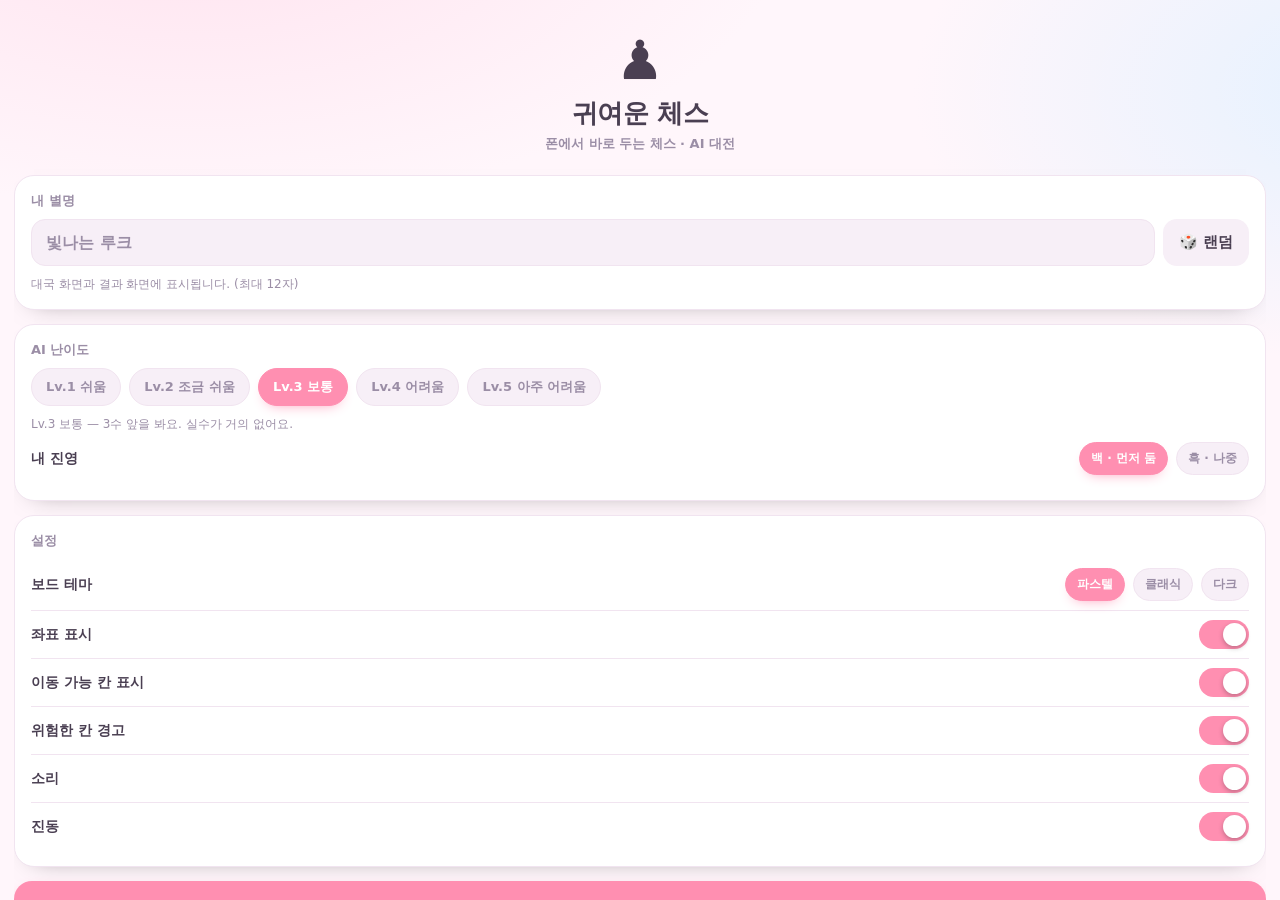
<file: index.html>
<!DOCTYPE html>
<html lang="ko" data-theme="pastel">
<head>
<meta charset="utf-8">
<meta name="viewport" content="width=device-width, initial-scale=1, maximum-scale=1, user-scalable=no, viewport-fit=cover">
<meta name="theme-color" content="#fff6fb">
<meta name="apple-mobile-web-app-capable" content="yes">
<meta name="mobile-web-app-capable" content="yes">
<meta name="apple-mobile-web-app-title" content="귀여운 체스">
<title>귀여운 체스</title>
<link rel="manifest" href="manifest.webmanifest">
<link rel="icon" href="icons/icon-192.png" sizes="192x192" type="image/png">
<link rel="apple-touch-icon" href="icons/apple-touch-icon.png">
<link rel="stylesheet" href="style.css">
</head>
<body>

<div id="app">

  <!-- ============ 홈 화면 ============ -->
  <section class="screen active" id="screen-home">
    <div class="scroll">
      <header class="home-head">
        <div class="logo">♟</div>
        <h1>귀여운 체스</h1>
        <p class="sub">폰에서 바로 두는 체스 · AI 대전</p>
      </header>

      <!-- 오프라인 상태 표시 (4주차) -->
      <p class="net-note" id="net-note" hidden>📴 오프라인 모드 · 저장된 캐시로 실행 중이에요</p>

      <!-- 이어하기 (4주차) : 저장된 대국이 있을 때만 보인다 -->
      <div class="card resume-card" id="resume-card" hidden>
        <div class="resume-head">
          <span class="field-label">이어하기</span>
          <span class="resume-info" id="resume-info">AI Lv.3 · 12수 · 03:24</span>
        </div>
        <div class="resume-btns">
          <button class="btn btn-primary" id="btn-resume" type="button">▶ 이어하기</button>
          <button class="btn btn-ghost" id="btn-discard" type="button">삭제</button>
        </div>
        <p class="hint">앱을 닫아도 대국이 저장됩니다.</p>
      </div>

      <div class="card">
        <label class="field-label" for="nickname">내 별명</label>
        <div class="field-row">
          <input id="nickname" class="text-input" type="text" maxlength="12"
                 placeholder="별명을 입력하세요" autocomplete="off" enterkeyhint="done">
          <button class="btn btn-ghost" id="btn-random-name" type="button">🎲 랜덤</button>
        </div>
        <p class="hint">대국 화면과 결과 화면에 표시됩니다. (최대 12자)</p>
      </div>

      <div class="card">
        <span class="field-label">AI 난이도</span>
        <div class="chips" id="level-chips"></div>
        <p class="hint" id="level-hint">난이도를 고르면 바로 적용됩니다.</p>

        <div class="setting">
          <span class="setting-name">내 진영</span>
          <div class="chips chips-sm" id="side-chips">
            <button class="chip" type="button" data-side="w">백 · 먼저 둠</button>
            <button class="chip" type="button" data-side="b">흑 · 나중</button>
          </div>
        </div>
      </div>

      <div class="card">
        <span class="field-label">설정</span>

        <div class="setting">
          <span class="setting-name">보드 테마</span>
          <div class="chips chips-sm" id="theme-chips">
            <button class="chip" type="button" data-theme-value="pastel">파스텔</button>
            <button class="chip" type="button" data-theme-value="classic">클래식</button>
            <button class="chip" type="button" data-theme-value="dark">다크</button>
          </div>
        </div>

        <div class="setting">
          <span class="setting-name">좌표 표시</span>
          <button class="switch on" type="button" role="switch" aria-checked="true" id="tg-coords" aria-label="좌표 표시"></button>
        </div>

        <div class="setting">
          <span class="setting-name">이동 가능 칸 표시</span>
          <button class="switch on" type="button" role="switch" aria-checked="true" id="tg-legal" aria-label="이동 가능 칸 표시"></button>
        </div>

        <div class="setting">
          <span class="setting-name">위험한 칸 경고</span>
          <button class="switch on" type="button" role="switch" aria-checked="true" id="tg-danger" aria-label="위험한 칸 경고"></button>
        </div>

        <div class="setting">
          <span class="setting-name">소리</span>
          <button class="switch on" type="button" role="switch" aria-checked="true" id="tg-sound" aria-label="소리"></button>
        </div>

        <div class="setting">
          <span class="setting-name">진동</span>
          <button class="switch on" type="button" role="switch" aria-checked="true" id="tg-vibrate" aria-label="진동"></button>
        </div>
      </div>

      <button class="btn btn-primary btn-lg" id="btn-start" type="button">게임 시작</button>
      <button class="btn btn-ghost btn-lg install-btn" id="btn-install" type="button" hidden>📲 홈 화면에 추가</button>
      <p class="roadmap">
        <b>6주차 구현 완료</b> — 천천히 이동(0.6초) · 도착 확인 도장 · 커지며 웃는/우는 기물 표정<br>
        이전: 대국 저장/이어하기 · 효과음 · PWA(오프라인 · 홈 화면 추가)<br>
        다음: 실기기 테스트 · 기보 보관함(PGN) · AI 코멘트
      </p>
    </div>
  </section>

  <!-- ============ 대국 화면 ============ -->
  <section class="screen" id="screen-game">
    <header class="game-head">
      <button class="icon-btn" id="btn-back" type="button" aria-label="나가기">←</button>
      <div class="game-title" id="game-title">AI 대전</div>
      <div class="clock" id="clock">00:00</div>
      <button class="icon-btn" id="btn-reset" type="button" aria-label="새 게임">↺</button>
    </header>

    <div class="board-area">
      <div class="board" id="board" role="grid" aria-label="체스 보드"></div>
    </div>

    <div class="game-foot">
      <div class="player-plate" id="plate-opp">
        <span class="avatar">🤖</span>
        <span class="pname" id="opp-name">AI Lv.3</span>
        <span class="taken" id="taken-opp" aria-label="AI가 잡아간 내 기물"></span>
        <span class="badge" id="opp-badge">Lv.3 보통</span>
      </div>

      <div class="player-plate me" id="plate-me">
        <span class="avatar">🐣</span>
        <span class="pname" id="me-name">나</span>
        <span class="taken" id="taken-me" aria-label="내가 잡은 AI 기물"></span>
        <span class="badge" id="turn-badge">내 차례</span>
      </div>

      <p class="status" id="status">백 차례</p>

      <div class="actionbar">
        <button class="btn btn-ghost" id="btn-undo" type="button">↩ 되돌리기</button>
        <button class="btn btn-ghost" id="btn-hint" type="button">💡 힌트</button>
        <button class="btn btn-ghost" id="btn-flip" type="button">⇅ 뒤집기</button>
      </div>

      <div class="movelist" id="movelist"></div>
    </div>
  </section>

</div>

<div class="drag-layer" id="drag-layer"></div>

<!-- ============ 프로모션 선택 ============ -->
<div class="modal" id="promo-modal" role="dialog" aria-modal="true" aria-labelledby="promo-title">
  <div class="modal-box">
    <h3 class="modal-title" id="promo-title">어떤 기물로 바꿀까요?</h3>
    <p class="modal-sub">폰이 끝줄에 도착했어요</p>
    <div class="promo-row" id="promo-row"></div>
    <button class="btn btn-ghost modal-cancel" id="btn-promo-cancel" type="button">취소</button>
  </div>
</div>

<!-- ============ 결과 ============ -->
<div class="modal" id="result-modal" role="dialog" aria-modal="true" aria-labelledby="result-title">
  <div class="modal-box">
    <div class="result-emoji" id="result-emoji">🎉</div>
    <h3 class="modal-title" id="result-title">승리!</h3>
    <p class="modal-sub" id="result-reason">체크메이트</p>
    <div class="result-stats">
      <div class="stat"><span class="stat-k">이동 수</span><span class="stat-v" id="result-moves">0수</span></div>
      <div class="stat"><span class="stat-k">소요 시간</span><span class="stat-v" id="result-time">00:00</span></div>
    </div>
    <div class="modal-btns">
      <button class="btn btn-primary" id="btn-again" type="button">다시 두기</button>
      <button class="btn btn-ghost" id="btn-home" type="button">홈으로</button>
    </div>
  </div>
</div>

<script src="engine/rules.js"></script>
<script src="engine/search.js"></script>
<script src="pieces.js"></script>
<script src="app.js"></script>
</body>
</html>
</file>
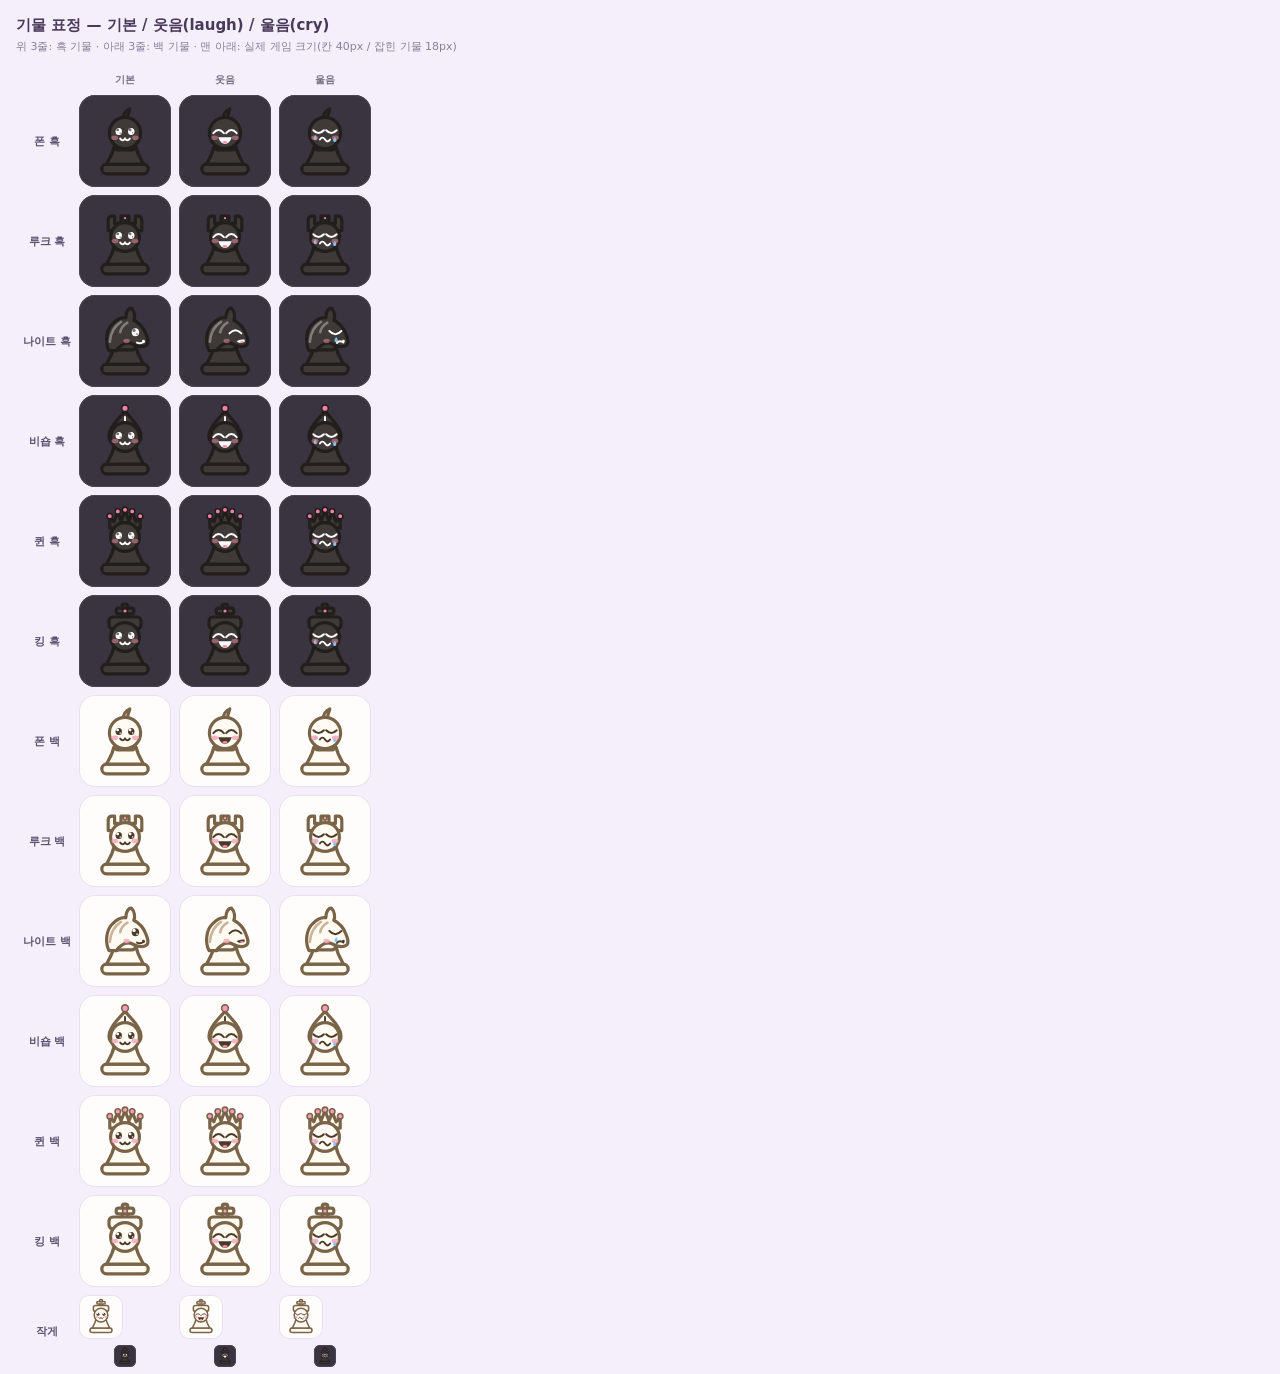
<file: dev/faces.html>
<!DOCTYPE html>
<html lang="ko" data-theme="pastel">
<head>
<meta charset="utf-8">
<title>기물 표정 시트</title>
<link rel="stylesheet" href="../style.css">
<style>
  body { background: #f4effa; margin: 0; padding: 16px; font-family: system-ui, sans-serif; }
  h1 { font-size: 15px; margin: 0 0 4px; color: #4a3a5a; }
  p.sub { font-size: 11px; color: #8b7f9a; margin: 0 0 12px; }
  table { border-collapse: separate; border-spacing: 6px; }
  th { font-size: 10px; color: #7a6e88; font-weight: 700; }
  .cell { width: 92px; height: 92px; border-radius: 16px; display: grid; place-items: center; }
  .cell.light { background: #fffdfb; box-shadow: inset 0 0 0 1px #eadfef; }
  .cell.dark { background: #3a3340; box-shadow: inset 0 0 0 1px #4d4453; }
  .cell svg { width: 80px; height: 80px; }
  .small { width: 44px; height: 44px; border-radius: 10px; }
  .small svg { width: 38px; height: 38px; }
  .tiny { width: 22px; height: 22px; border-radius: 6px; }
  .tiny svg { width: 18px; height: 18px; }
  .row-label { font-size: 11px; font-weight: 800; color: #5c5170; white-space: nowrap; }
</style>
</head>
<body>
<h1>기물 표정 — 기본 / 웃음(laugh) / 울음(cry)</h1>
<p class="sub">위 3줄: 흑 기물 · 아래 3줄: 백 기물 · 맨 아래: 실제 게임 크기(칸 40px / 잡힌 기물 18px)</p>
<div id="grid"></div>

<script src="../pieces.js"></script>
<script>
  const { pieceHTML } = window.CutePieces;
  const PIECES = [['p', '폰'], ['r', '루크'], ['n', '나이트'], ['b', '비숍'], ['q', '퀸'], ['k', '킹']];
  const MOODS = [[undefined, '기본'], ['laugh', '웃음'], ['cry', '울음']];

  let html = '<table><tr><th></th>' + MOODS.map(m => `<th>${m[1]}</th>`).join('') + '</tr>';
  for (const color of ['b', 'w']) {
    for (const [t, label] of PIECES) {
      html += `<tr><th class="row-label">${label} ${color === 'w' ? '백' : '흑'}</th>`;
      for (const [mood, mlabel] of MOODS) {
        const cls = color === 'w' ? 'light' : 'dark';
        html += `<td><div class="cell ${cls}" data-mood="${mlabel}">${pieceHTML(t, color, mood)}</div></td>`;
      }
      html += '</tr>';
    }
  }
  // 실제 크기
  html += '<tr><th class="row-label">작게</th>';
  for (const [mood] of MOODS) {
    html += `<td><div class="cell light small">${pieceHTML('k', 'w', mood)}</div>`
         +  `<div class="cell dark tiny" style="margin:6px auto 0">${pieceHTML('k', 'b', mood)}</div></td>`;
  }
  html += '</tr></table>';
  document.getElementById('grid').innerHTML = html;
</script>
</body>
</html>
</file>
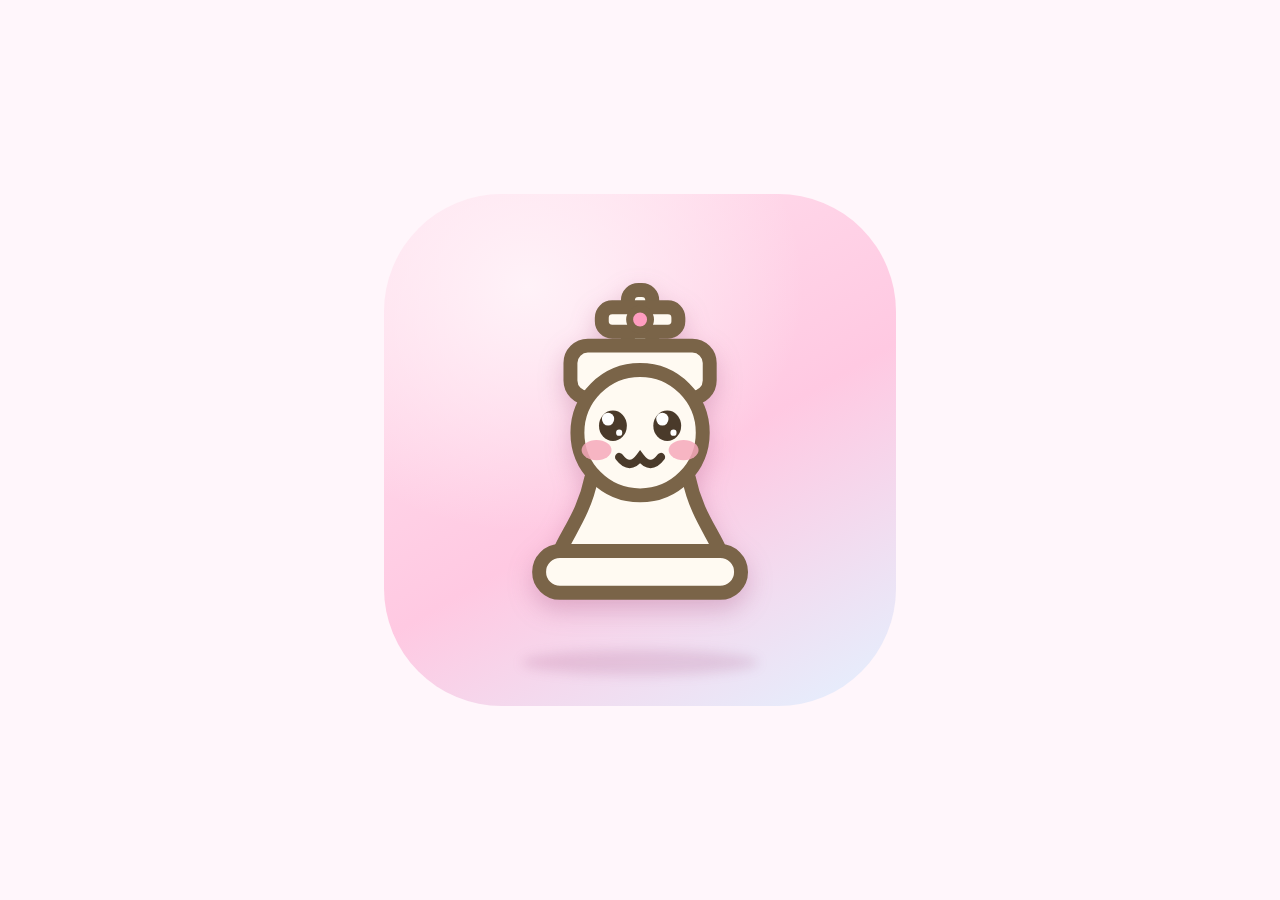
<file: dev/icon.html>
<!DOCTYPE html>
<html lang="ko">
<head>
<meta charset="utf-8">
<title>아이콘 소스</title>
<style>
  html, body { margin: 0; height: 100%; }
  body { display: grid; place-items: center; background: #fff6fb; overflow: hidden; }

  /* 앱 아이콘 배경 : 파스텔 그라데이션 + 은은한 하이라이트 */
  #icon {
    position: relative;
    display: grid;
    place-items: center;
    background:
      radial-gradient(90% 80% at 28% 18%, #fff2f8 0%, transparent 60%),
      linear-gradient(150deg, #ffe3ef 0%, #ffc9e2 55%, #e3f1ff 100%);
    border-radius: 23%;
    overflow: hidden;
  }
  /* maskable 아이콘 : 안드로이드가 동그랗게 잘라내므로 꽉 채우고 안쪽에 그린다 */
  #icon.mask { border-radius: 0; }
  #icon::after {                       /* 바닥 그림자 */
    content: "";
    position: absolute;
    bottom: 6%;
    width: 46%;
    height: 5%;
    border-radius: 50%;
    background: rgba(150, 60, 110, .16);
    filter: blur(6px);
  }
  #icon .piece { width: 68%; height: 68%; filter: drop-shadow(0 10px 12px rgba(150, 60, 110, .28)); }
  #icon.mask .piece { width: 50%; height: 50%; }

  /* 기물 색 (style.css 와 동일 규칙 — 이 페이지는 독립 실행된다) */
  .piece.w { --body: #fffaf2; --line: #7a6448; --eye: #4a3a2a; --shine: #ffffff; --blush: #f6a8bb; --mane: #c9b498; --gem: #ff9dc0; }
  .piece .f { fill: var(--body); stroke: var(--line); stroke-width: 4; stroke-linejoin: round; stroke-linecap: round; }
  .piece .d { fill: var(--eye); }
  .piece .s { fill: var(--shine); }
  .piece .bl { fill: var(--blush); opacity: .85; }
  .piece .st { fill: none; stroke: var(--eye); stroke-width: 2.4; stroke-linecap: round; }
  .piece .mn { fill: none; stroke: var(--mane); stroke-width: 3.2; stroke-linecap: round; }
  .piece .gm { fill: var(--gem); stroke: var(--line); stroke-width: 2; }
</style>
</head>
<body>
  <div id="icon"></div>
  <script src="../pieces.js"></script>
  <script>
    // ?size=512&mask=1&p=k  → 크기 / maskable 여부 / 기물 종류
    const q = new URLSearchParams(location.search);
    const size = Number(q.get('size') || 512);
    const el = document.getElementById('icon');
    el.style.width = size + 'px';
    el.style.height = size + 'px';
    if (q.get('mask') === '1') el.classList.add('mask');
    el.innerHTML = window.CutePieces.pieceHTML(q.get('p') || 'k', 'w');
  </script>
</body>
</html>
</file>
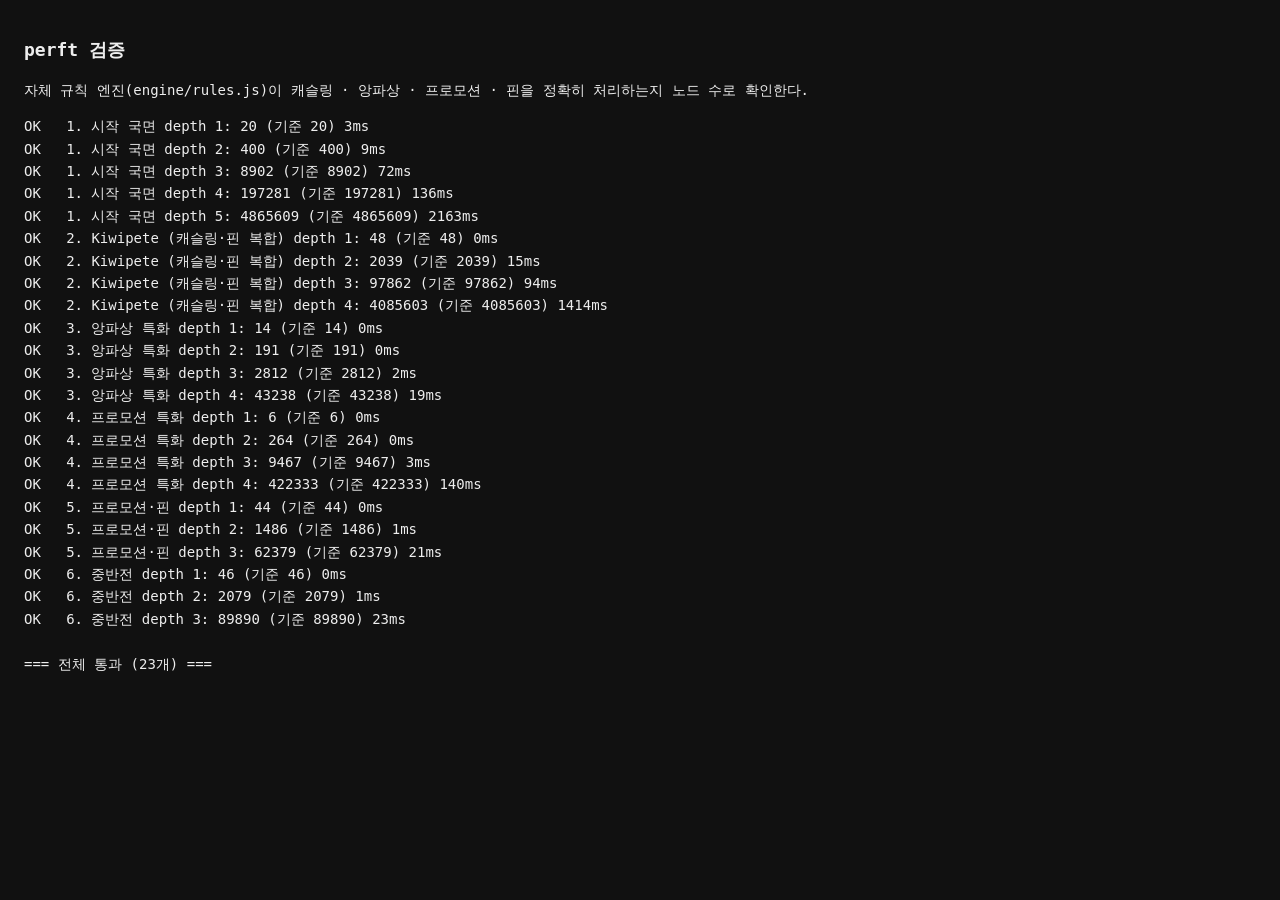
<file: dev/perft.html>
<!DOCTYPE html>
<html lang="ko">
<head>
<meta charset="utf-8">
<title>perft 검증 (개발용)</title>
<style>
  body { font: 14px/1.6 Consolas, monospace; padding: 16px; background:#111; color:#eee; }
  .ok { color:#4ade80 } .fail { color:#f87171; font-weight:700 }
  h1 { font-size:18px }
</style>
</head>
<body>
<h1>perft 검증</h1>
<p>자체 규칙 엔진(engine/rules.js)이 캐슬링 · 앙파상 · 프로모션 · 핀을 정확히 처리하는지 노드 수로 확인한다.</p>
<pre id="out">계산 중…</pre>
<script src="../engine/rules.js"></script>
<script>
  // 표준 perft 검증 국면 (정답은 공개된 기준값)
  const CASES = [
    { name: '1. 시작 국면', fen: null, want: [20, 400, 8902, 197281, 4865609] },
    { name: '2. Kiwipete (캐슬링·핀 복합)', fen: 'r3k2r/p1ppqpb1/bn2pnp1/3PN3/1p2P3/2N2Q1p/PPPBBPPP/R3K2R w KQkq - 0 1', want: [48, 2039, 97862, 4085603] },
    { name: '3. 앙파상 특화', fen: '8/2p5/3p4/KP5r/1R3p1k/8/4P1P1/8 w - - 0 1', want: [14, 191, 2812, 43238] },
    { name: '4. 프로모션 특화', fen: 'r3k2r/Pppp1ppp/1b3nbN/nP6/BBP1P3/q4N2/Pp1P2PP/R2Q1RK1 w kq - 0 1', want: [6, 264, 9467, 422333] },
    { name: '5. 프로모션·핀', fen: 'rnbq1k1r/pp1Pbppp/2p5/8/2B5/8/PPP1NnPP/RNBQK2R w KQ - 1 8', want: [44, 1486, 62379] },
    { name: '6. 중반전', fen: 'r4rk1/1pp1qppp/p1np1n2/2b1p1B1/2B1P1b1/P1NP1N2/1PP1QPPP/R4RK1 w - - 0 10', want: [46, 2079, 89890] },
  ];

  const out = document.getElementById('out');
  const lines = [];
  let fails = 0, done = 0;

  // (국면, 깊이) 작업 목록을 만든다
  const jobs = [];
  CASES.forEach((c, ci) => c.want.forEach((w, di) => jobs.push({ c, ci, depth: di + 1, want: w })));

  window.__perft = { done: false, fails: 0, total: jobs.length, completed: 0 };

  function render() {
    out.textContent = lines.join('\n');
  }

  // 한 번에 하나씩 실행해서 화면이 갱신되도록 한다
  function step(i) {
    if (i >= jobs.length) {
      lines.push('');
      lines.push(fails === 0 ? '=== 전체 통과 (' + jobs.length + '개) ===' : '=== 실패 ' + fails + '개 / ' + jobs.length + '개 ===');
      render();
      window.__perft.done = true;
      window.__perft.fails = fails;
      return;
    }
    const j = jobs[i];
    const game = new Rules();
    if (j.c.fen) game.load(j.c.fen);
    const t0 = performance.now();
    const got = game.perft(j.depth);
    const ms = Math.round(performance.now() - t0);
    const ok = got === j.want;
    if (!ok) fails++;
    lines.push((ok ? 'OK   ' : 'FAIL ') + j.c.name + ' depth ' + j.depth + ': ' + got + ' (기준 ' + j.want + ') ' + ms + 'ms');
    window.__perft.completed = i + 1;
    render();
    setTimeout(() => step(i + 1), 0);
  }

  step(0);
</script>
</body>
</html>
</file>
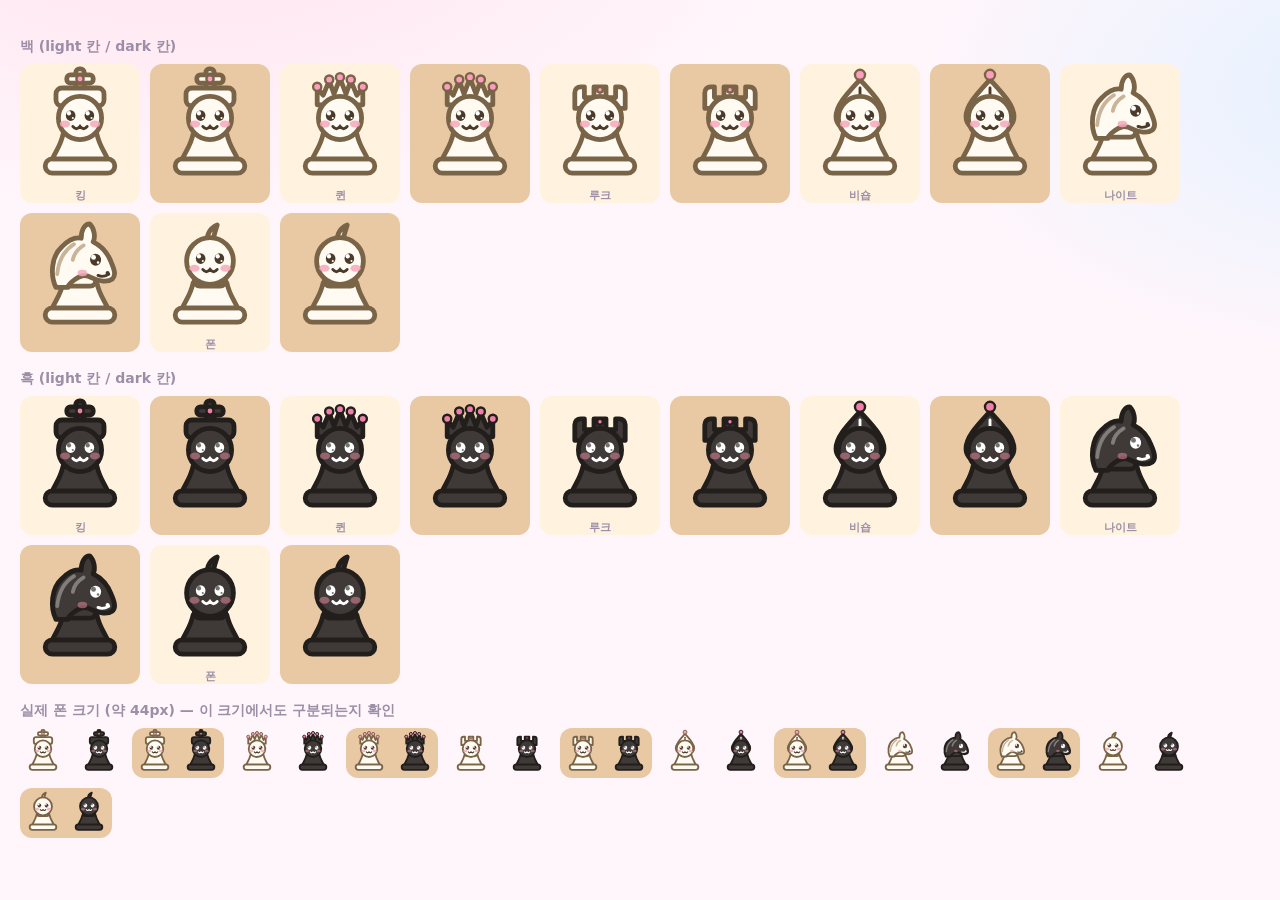
<file: dev/piece-sheet.html>
<!DOCTYPE html>
<html lang="ko" data-theme="pastel">
<head>
<meta charset="utf-8">
<meta name="viewport" content="width=device-width, initial-scale=1">
<title>기물 확인 시트 (개발용)</title>
<link rel="stylesheet" href="../style.css">
<style>
  body { padding: 20px; }
  h2 { font-size: 14px; color: var(--muted); margin: 18px 0 8px; }
  .row { display: flex; gap: 10px; flex-wrap: wrap; }
  .cell { text-align: center; }
  .cell svg { width: 120px; height: 120px; }
  .cell .lb { font-size: 11px; font-weight: 700; color: var(--muted); }
  .on-light { background: var(--sq-light); border-radius: 12px; }
  .on-dark { background: var(--sq-dark); border-radius: 12px; }
  .mini svg { width: 46px; height: 46px; }   /* 실제 폰 크기(약 44px) 확인용 */
</style>
</head>
<body>
<h2>백 (light 칸 / dark 칸)</h2>
<div class="row" id="w"></div>
<h2>흑 (light 칸 / dark 칸)</h2>
<div class="row" id="b"></div>
<h2>실제 폰 크기 (약 44px) — 이 크기에서도 구분되는지 확인</h2>
<div class="row mini" id="mini"></div>

<script src="../pieces.js"></script>
<script>
  const { pieceHTML } = window.CutePieces;
  const ORDER = ['k','q','r','b','n','p'];
  const NAME = { p:'폰', n:'나이트', b:'비숍', r:'루크', q:'퀸', k:'킹' };

  document.getElementById('w').innerHTML = ORDER.map(t =>
    `<div class="cell on-light">${pieceHTML(t,'w')}<div class="lb">${NAME[t]}</div></div>` +
    `<div class="cell on-dark">${pieceHTML(t,'w')}</div>`).join('');
  document.getElementById('b').innerHTML = ORDER.map(t =>
    `<div class="cell on-light">${pieceHTML(t,'b')}<div class="lb">${NAME[t]}</div></div>` +
    `<div class="cell on-dark">${pieceHTML(t,'b')}</div>`).join('');
  document.getElementById('mini').innerHTML = ORDER.map(t =>
    pieceHTML(t,'w') + pieceHTML(t,'b') +
    `<div class="cell on-dark">${pieceHTML(t,'w')}${pieceHTML(t,'b')}</div>`).join('');

  /* ------------------------------------------------------------
     검수용 : 지금 화면의 기물을 스타일까지 굳혀서 SVG 한 장으로 내보낸다.
     → PyQt5(QtSvg) 는 CSS 변수를 못 읽으므로 계산된 스타일을 속성으로 박아넣는다.
     사용: window.__dumpSheet()  (버튼 클릭과 동일)
     ------------------------------------------------------------ */
  const LIGHT = '#fff3e0', DARK = '#e9c9a4';

  function flat(el) {
    const clone = el.cloneNode(true);
    const s = el.querySelectorAll('*'), d = clone.querySelectorAll('*');
    for (let i = 0; i < s.length; i++) {
      const cs = getComputedStyle(s[i]), t = d[i];
      t.removeAttribute('class');
      t.setAttribute('fill', cs.fill);
      if (cs.stroke && cs.stroke !== 'none') {
        t.setAttribute('stroke', cs.stroke);
        t.setAttribute('stroke-width', cs.strokeWidth);
        t.setAttribute('stroke-linecap', 'round');
        t.setAttribute('stroke-linejoin', 'round');
      } else { t.setAttribute('stroke', 'none'); }
      const op = parseFloat(cs.opacity);
      if (op < 1) t.setAttribute('opacity', String(op));
    }
    clone.removeAttribute('class');
    clone.removeAttribute('style');
    return clone.innerHTML;
  }

  window.__dumpSheet = function () {
    const sets = [
      { bg: LIGHT, data: ['#w .cell.on-light svg'], flip: false },
      { bg: DARK,  data: ['#w .cell.on-dark svg'],  flip: false },
      { bg: LIGHT, data: ['#b .cell.on-light svg'], flip: false },
      { bg: DARK,  data: ['#b .cell.on-dark svg'],  flip: false },
    ].map(s => ({ bg: s.bg, data: [...document.querySelectorAll(s.data[0])].map(flat) }));

    const cellW = 132, pad = 14, W = 900;
    const H = sets.length * cellW + 90;
    let out = `<svg xmlns="http://www.w3.org/2000/svg" width="${W}" height="${H}" viewBox="0 0 ${W} ${H}">`;
    out += `<rect width="100%" height="100%" fill="#ffffff"/>`;
    sets.forEach((set, ri) => {
      const y = pad + ri * cellW;
      set.data.forEach((inner, ci) => {
        const x = pad + ci * cellW;
        out += `<rect x="${x}" y="${y}" width="${cellW - 4}" height="${cellW - 4}" rx="10" fill="${set.bg}"/>`;
        out += `<svg x="${x}" y="${y}" width="${cellW - 4}" height="${cellW - 4}" viewBox="0 0 100 100">${inner}</svg>`;
      });
    });
    // 실제 폰 크기(약 48px) 확인 줄
    const sy = pad + sets.length * cellW + 16;
    ['w', 'b'].forEach((col, ci) => {
      const src = sets[ci === 0 ? 0 : 2].data;
      for (let k = 0; k < 6; k++) {
        const x = pad + (ci * 6 + k) * 52;
        out += `<rect x="${x}" y="${sy}" width="48" height="48" rx="6" fill="${((ci * 6 + k) % 2) ? DARK : LIGHT}"/>`;
        out += `<svg x="${x}" y="${sy}" width="48" height="48" viewBox="0 0 100 100">${src[k]}</svg>`;
      }
    });
    out += '</svg>';

    const a = document.createElement('a');
    a.href = URL.createObjectURL(new Blob([out], { type: 'image/svg+xml' }));
    a.download = 'piece-sheet.svg';
    document.body.appendChild(a);
    a.click();
    return out.length;
  };
</script>
</body>
</html>
</file>
<file: style.css>
/* ============================================================
   귀여운 체스 - 스타일
   모바일 우선 / 세로 화면 기준 / 빌드 도구 없음
   ============================================================ */

/* ---------- 테마 변수 ---------- */
html[data-theme="pastel"] {
  --bg: #fff6fb;
  --glow1: #ffe3ef;
  --glow2: #e3f1ff;
  --card: #ffffff;
  --text: #4a3f52;
  --muted: #9b8ea6;
  --line: #f1e4f0;
  --primary: #ff8fb1;
  --primary-ink: #ffffff;
  --chip: #f7eff7;
  --sq-light: #fff3e0;
  --sq-dark: #e9c9a4;
  --ink-on-light: rgba(90, 60, 30, .55);
  --ink-on-dark: rgba(255, 255, 255, .75);
  --mark: rgba(255, 205, 90, .45);
  --sel: #ff7fa8;
  --warn: #ff6b8a;
  --hintc: #5cb8ff;
}

html[data-theme="classic"] {
  --bg: #f7f2ea;
  --glow1: #f2e3cd;
  --glow2: #e6efe2;
  --card: #fffdf9;
  --text: #4b4237;
  --muted: #9a8f80;
  --line: #ece1d2;
  --primary: #b07a3c;
  --primary-ink: #ffffff;
  --chip: #f4ecdf;
  --sq-light: #f0d9b5;
  --sq-dark: #b58863;
  --ink-on-light: rgba(80, 55, 25, .6);
  --ink-on-dark: rgba(255, 255, 255, .8);
  --mark: rgba(255, 220, 90, .5);
  --sel: #d98b3a;
  --warn: #d9542f;
  --hintc: #3f8fd0;
}

html[data-theme="dark"] {
  --bg: #1b1d23;
  --glow1: #2b3040;
  --glow2: #23282f;
  --card: #262a33;
  --text: #eceaf2;
  --muted: #99a0b0;
  --line: #343a48;
  --primary: #7c9cff;
  --primary-ink: #10131a;
  --chip: #2f3542;
  --sq-light: #8d9cb0;
  --sq-dark: #4b5866;
  --ink-on-light: rgba(30, 40, 55, .65);
  --ink-on-dark: rgba(255, 255, 255, .8);
  --mark: rgba(255, 200, 70, .4);
  --sel: #7c9cff;
  --warn: #ff7a90;
  --hintc: #8fd0ff;
}

* { box-sizing: border-box; -webkit-tap-highlight-color: transparent; }

html, body {
  margin: 0;
  height: 100%;
  overscroll-behavior: none;
}

body {
  background:
    radial-gradient(1000px 500px at 15% -10%, var(--glow1), transparent 60%),
    radial-gradient(900px 500px at 110% 10%, var(--glow2), transparent 55%),
    var(--bg);
  color: var(--text);
  font-family: "Pretendard", system-ui, -apple-system, "Segoe UI", "Malgun Gothic", sans-serif;
  -webkit-user-select: none;
  user-select: none;
}

/* ---------- 화면 전환 ---------- */
#app {
  height: 100dvh;
  display: block;
}
.screen {
  display: none;
  height: 100dvh;
  flex-direction: column;
  /* 짧은 화면(아이폰 SE 568px 등)에서 내용이 넘치면 잘리는 대신 스크롤되게 */
  overflow-y: auto;
  padding: 0 max(14px, env(safe-area-inset-left)) env(safe-area-inset-bottom) max(14px, env(safe-area-inset-right));
}
.screen.active { display: flex; }
.scroll { overflow-y: auto; padding-bottom: 24px; }

/* ---------- 공용 부품 ---------- */
.btn {
  border: 0;
  border-radius: 14px;
  padding: 12px 16px;
  font-size: 15px;
  font-weight: 700;
  font-family: inherit;
  color: var(--text);
  background: var(--chip);
  cursor: pointer;
  transition: transform .08s ease, filter .15s ease;
}
.btn:active { transform: scale(.97); }
.btn:disabled { opacity: .45; }
.btn-primary { background: var(--primary); color: var(--primary-ink); box-shadow: 0 6px 16px -6px var(--primary); }
.btn-lg { width: 100%; padding: 17px; font-size: 17px; border-radius: 18px; }
.btn-ghost { background: var(--chip); }
.btn .mini {
  font-style: normal;
  font-size: 10px;
  font-weight: 800;
  margin-left: 5px;
  padding: 2px 5px;
  border-radius: 6px;
  background: var(--primary);
  color: var(--primary-ink);
  opacity: .85;
}

.card {
  background: var(--card);
  border: 1px solid var(--line);
  border-radius: 20px;
  padding: 16px;
  margin-bottom: 14px;
  box-shadow: 0 10px 24px -20px rgba(0, 0, 0, .5);
}
.field-label { display: block; font-size: 13px; font-weight: 800; color: var(--muted); margin-bottom: 9px; }
.hint { margin: 9px 0 0; font-size: 12px; line-height: 1.5; color: var(--muted); }
.field-row { display: flex; gap: 8px; }
.field-row .text-input { flex: 1; min-width: 0; }

.text-input {
  border: 1.5px solid var(--line);
  background: var(--chip);
  border-radius: 14px;
  padding: 13px 14px;
  font-size: 16px;
  font-weight: 700;
  font-family: inherit;
  color: var(--text);
}
.text-input::placeholder { color: var(--muted); font-weight: 600; }
.text-input:focus { outline: 2px solid var(--primary); outline-offset: 1px; }

.chips { display: flex; flex-wrap: wrap; gap: 8px; }
.chip {
  border: 1.5px solid var(--line);
  background: var(--chip);
  color: var(--muted);
  border-radius: 999px;
  padding: 9px 14px;
  font-size: 13px;
  font-weight: 800;
  font-family: inherit;
  cursor: pointer;
}
.chip.active {
  background: var(--primary);
  border-color: var(--primary);
  color: var(--primary-ink);
  box-shadow: 0 6px 14px -8px var(--primary);
}
.chips-sm .chip { padding: 7px 11px; font-size: 12px; }

.setting { display: flex; align-items: center; justify-content: space-between; gap: 12px; padding: 9px 0; }
.setting + .setting { border-top: 1px solid var(--line); }
.setting-name { font-size: 14px; font-weight: 700; }

.switch {
  width: 50px;
  height: 29px;
  border-radius: 999px;
  border: 0;
  background: var(--line);
  position: relative;
  cursor: pointer;
  transition: background .18s ease;
  flex: none;
}
.switch::after {
  content: "";
  position: absolute;
  top: 3px; left: 3px;
  width: 23px; height: 23px;
  border-radius: 50%;
  background: #fff;
  box-shadow: 0 2px 5px rgba(0, 0, 0, .25);
  transition: transform .18s ease;
}
.switch.on { background: var(--primary); }
.switch.on::after { transform: translateX(21px); }

/* ---------- 홈 ---------- */
.home-head { text-align: center; padding: 34px 0 22px; }
.logo { font-size: 54px; line-height: 1; }
.home-head h1 { margin: 8px 0 4px; font-size: 26px; letter-spacing: -.5px; }
.home-head .sub { margin: 0; font-size: 13px; color: var(--muted); font-weight: 600; }
.roadmap {
  margin: 14px 0 0;
  font-size: 11.5px;
  line-height: 1.6;
  color: var(--muted);
  text-align: center;
}
.roadmap b { color: var(--primary); }

/* ---------- 오프라인 표시 (4주차) ---------- */
.net-note {
  margin: 0 0 12px;
  padding: 9px 12px;
  border-radius: 14px;
  font-size: 12px;
  font-weight: 700;
  text-align: center;
  color: var(--text);
  background: var(--chip);
  border: 1px dashed var(--line);
}
.net-note[hidden] { display: none; }

/* ---------- 이어하기 카드 (4주차) ---------- */
.resume-card {
  border-color: color-mix(in srgb, var(--primary) 45%, var(--line));
  background: linear-gradient(180deg, color-mix(in srgb, var(--primary) 10%, var(--card)) 0%, var(--card) 70%);
}
.resume-card[hidden] { display: none; }
.resume-head { display: flex; align-items: baseline; justify-content: space-between; gap: 8px; }
.resume-head .field-label { margin-bottom: 0; }
.resume-info {
  font-size: 12px;
  font-weight: 800;
  color: var(--text);
  font-variant-numeric: tabular-nums;
}
.resume-btns { display: flex; gap: 8px; margin-top: 11px; }
.resume-btns .btn { flex: 1; }
.resume-btns #btn-discard { flex: none; }
.resume-card .hint { margin-top: 8px; }

.install-btn { margin-top: 10px; }
.install-btn[hidden] { display: none; }

/* ---------- 대국 상단 ---------- */
.game-head {
  display: flex;
  align-items: center;
  gap: 10px;
  padding: 10px 0 6px;
  flex: none;
}
.game-title { flex: 1; text-align: center; font-size: 14px; font-weight: 800; }
.clock {
  flex: none;
  font-size: 13px;
  font-weight: 800;
  font-variant-numeric: tabular-nums;
  color: var(--muted);
  background: var(--chip);
  border-radius: 10px;
  padding: 6px 9px;
  min-width: 56px;
  text-align: center;
}
.clock.done { background: var(--primary); color: var(--primary-ink); }
.icon-btn {
  width: 40px; height: 40px;
  border: 0;
  border-radius: 13px;
  background: var(--chip);
  color: var(--text);
  font-size: 18px;
  font-weight: 800;
  cursor: pointer;
  flex: none;
}
.icon-btn:active { transform: scale(.94); }

/* ---------- 플레이어 표시 ---------- */
.game-foot { display: flex; flex-direction: column; flex: none; }

.player-plate {
  display: flex;
  align-items: center;
  gap: 9px;
  padding: 8px 12px;
  border-radius: 15px;
  background: var(--card);
  border: 1.5px solid var(--line);
  flex: none;
  transition: border-color .2s ease, box-shadow .2s ease;
}
.player-plate.active { border-color: var(--primary); box-shadow: 0 0 0 3px color-mix(in srgb, var(--primary) 22%, transparent); }
.avatar { font-size: 21px; line-height: 1; }
.pname { font-size: 14px; font-weight: 800; flex: 1; overflow: hidden; text-overflow: ellipsis; white-space: nowrap; }
.badge {
  font-size: 10.5px;
  font-weight: 800;
  padding: 4px 8px;
  border-radius: 999px;
  background: var(--chip);
  color: var(--muted);
  flex: none;
}
.player-plate.active .badge { background: var(--primary); color: var(--primary-ink); }

/* AI가 생각하는 동안 : 뱃지가 은은하게 깜빡인다 */
.player-plate.thinking .badge {
  background: var(--primary);
  color: var(--primary-ink);
  animation: think-pulse 1s ease-in-out infinite;
}
@keyframes think-pulse {
  0%, 100% { opacity: 1; }
  50%      { opacity: .45; }
}
@media (prefers-reduced-motion: reduce) {
  .player-plate.thinking .badge { animation: none; }
}

/* ---------- 보드 ---------- */
.board-area {
  flex: 1;
  min-height: 0;
  display: grid;
  place-items: center;
  padding: 10px 0;
}

/* 세로 화면에서 아주 짧은 기기(아이폰 SE 568px, 브라우저 툴바가 큰 안드로이드 등)에도
   칸이 손가락 크기(34px 이상) 아래로 작아지지 않게 최소 높이를 준다.
   넘치는 부분은 .screen 스크롤로 볼 수 있다. */
@media (orientation: portrait) {
  .board-area { min-height: 292px; }
}

.board {
  position: relative;            /* 이동 연출 레이어의 기준 */
  width: min(100%, max(272px, calc(100dvh - 340px)));
  aspect-ratio: 1 / 1;
  display: grid;
  grid-template-columns: repeat(8, 1fr);
  grid-template-rows: repeat(8, 1fr);
  border-radius: 16px;
  overflow: hidden;
  touch-action: none;
  box-shadow: 0 14px 30px -14px rgba(0, 0, 0, .55), 0 0 0 6px var(--card);
}

.square {
  position: relative;
  display: grid;
  place-items: center;
  padding: 2.5%;
}
.square.light { background: var(--sq-light); }
.square.dark { background: var(--sq-dark); }

.square .coord {
  position: absolute;
  font-size: 9px;
  font-weight: 800;
  line-height: 1;
  z-index: 4;
  pointer-events: none;
}
.square.light .coord { color: var(--ink-on-light); }
.square.dark .coord { color: var(--ink-on-dark); }
.coord.file { right: 4px; bottom: 3px; }
.coord.rank { left: 4px; top: 3px; }
.board.hide-coords .coord { display: none; }

.square.last::before {
  content: "";
  position: absolute;
  inset: 0;
  background: var(--mark);
  z-index: 0;
}
.square.sel::after {
  content: "";
  position: absolute;
  inset: 0;
  box-shadow: inset 0 0 0 4px var(--sel);
  z-index: 5;
  pointer-events: none;
}

.square .dot {
  position: absolute;
  width: 30%;
  aspect-ratio: 1 / 1;
  border-radius: 50%;
  background: rgba(60, 40, 30, .3);
  z-index: 3;
  pointer-events: none;
}
.board.hide-legal .dot { display: none; }
.square.capture::after {
  content: "";
  position: absolute;
  inset: 5%;
  border-radius: 50%;
  border: 4px solid rgba(60, 40, 30, .3);
  z-index: 3;
  pointer-events: none;
}
.board.hide-legal .square.capture::after { display: none; }

.square .piece {
  width: 100%;
  height: 100%;
  display: block;
  position: relative;
  z-index: 2;
  filter: drop-shadow(0 2px 1.5px rgba(0, 0, 0, .22));
}
.square .piece { pointer-events: none; }
.square.dragging .piece { opacity: .22; }

/* ---------- 체크 / 힌트 / 위험 표시 (2주차) ---------- */
.check-ring {
  position: absolute;
  inset: 5%;
  border-radius: 50%;
  border: 3px dashed var(--warn);
  z-index: 6;
  pointer-events: none;
  animation: checkPulse .9s ease-in-out infinite;
}
@keyframes checkPulse {
  0%, 100% { opacity: .3; transform: scale(.93) }
  50%      { opacity: 1;  transform: scale(1.03) }
}

.hint-ring {
  position: absolute;
  inset: 3%;
  border-radius: 24%;
  border: 3px solid var(--hintc);
  z-index: 6;
  pointer-events: none;
  animation: hintPulse 1s ease-in-out infinite;
}
@keyframes hintPulse {
  0%, 100% { opacity: .4 }
  50%      { opacity: 1 }
}

.square.danger .piece {
  filter: drop-shadow(0 0 5px var(--warn)) drop-shadow(0 2px 1.5px rgba(0, 0, 0, .22));
}

/* ---------- 기물 색 ---------- */
.piece.w { --body: #fffaf2; --line: #7a6448; --eye: #4a3a2a; --shine: #ffffff; --blush: #f6a8bb; --mane: #c9b498; --gem: #ff9dc0; }
.piece.b { --body: #3f3a37; --line: #221e1c; --eye: #ffffff; --shine: rgba(0, 0, 0, .55); --blush: #e0879c; --mane: rgba(255, 255, 255, .34); --gem: #ef7fa6; }
html[data-theme="dark"] .piece.b { --body: #3a3634; --line: #9b948c; --mane: rgba(255, 255, 255, .42); --gem: #f08cb0; }

.piece .f { fill: var(--body); stroke: var(--line); stroke-width: 4; stroke-linejoin: round; stroke-linecap: round; }
.piece .d { fill: var(--eye); }
.piece .s { fill: var(--shine); }
.piece .bl { fill: var(--blush); opacity: .85; }
.piece.b .bl { opacity: .55; }
.piece .st { fill: none; stroke: var(--eye); stroke-width: 2.4; stroke-linecap: round; }
.piece .mn { fill: none; stroke: var(--mane); stroke-width: 3.2; stroke-linecap: round; }
.piece .gm { fill: var(--gem); stroke: var(--line); stroke-width: 2; }

/* 표정 (6주차) : 웃는 입 · 혀 · 눈물 */
.piece .mo { fill: var(--eye); }
.piece .tg { fill: #ff8fa6; }
.piece .tr { fill: #7cc8ff; }

/* ---------- 상태 / 액션 ---------- */
.status {
  flex: none;
  margin: 10px 0 8px;
  text-align: center;
  font-size: 13.5px;
  font-weight: 800;
  color: var(--muted);
}
.actionbar { flex: none; display: flex; gap: 8px; }
.actionbar .btn { flex: 1; padding: 12px 6px; font-size: 13px; }

.movelist {
  flex: none;
  display: flex;
  gap: 6px;
  overflow-x: auto;
  padding: 10px 2px 2px;
  min-height: 32px;
  scrollbar-width: none;
}
.movelist::-webkit-scrollbar { display: none; }
.mv {
  flex: none;
  font-size: 11.5px;
  font-weight: 700;
  color: var(--muted);
  background: var(--chip);
  border-radius: 8px;
  padding: 5px 8px;
  white-space: nowrap;
}
.mv.now { background: var(--primary); color: var(--primary-ink); }

/* ---------- 기물 움직임 (귀여움 + 피드백) ---------- */
@keyframes pieceBob {
  0%, 100% { transform: translateY(0) scale(1.05); }
  50%      { transform: translateY(-7%) scale(1.07); }
}
@keyframes piecePop {
  0%   { transform: scale(.72); }
  60%  { transform: scale(1.12); }
  100% { transform: scale(1); }
}
.square.sel .piece { animation: pieceBob .6s ease-in-out infinite; }
.square.pop .piece { animation: piecePop .3s cubic-bezier(.34, 1.56, .64, 1); }

/* ==========================================================
   이동 연출 · 표정 (6주차)
   ========================================================== */

/* 연출 레이어 : 보드 위에 겹쳐 놓고, 날아가는 기물만 그린다 (입력은 통과) */
.anim-layer {
  position: absolute;
  inset: 0;
  pointer-events: none;
  z-index: 30;
}
.anim-layer > * {
  position: absolute;
  width: 12.5%;
  height: 12.5%;
}

/* ---- 날아가는 기물 : 천천히 미끄러진다 ---- */
/* --dx / --dy 는 "칸 단위 %" (한 칸 = 100%) — 칸 크기가 바뀌어도 그대로 맞는다 */
.fly-piece {
  z-index: 3;
  filter: drop-shadow(0 9px 7px rgba(0, 0, 0, .3));
  animation: flySlide 600ms cubic-bezier(.4, .05, .3, 1) forwards;
}
.fly-piece.rook { animation-duration: 540ms; }
.fly-piece.knight { animation: flyArc 760ms cubic-bezier(.4, .05, .3, 1) forwards; }

@keyframes flySlide {
  0%   { transform: translate(0, 0) scale(1); }
  30%  { transform: translate(calc(var(--dx) * .3), calc(var(--dy) * .3)) scale(1.12); }
  100% { transform: translate(var(--dx), var(--dy)) scale(1); }
}
/* 나이트는 살짝 뛰어넘는다 (귀여운 포물선) */
@keyframes flyArc {
  0%   { transform: translate(0, 0) scale(1) rotate(0); }
  45%  { transform: translate(calc(var(--dx) * .45), calc(var(--dy) * .45 - 22%)) scale(1.13) rotate(-5deg); }
  100% { transform: translate(var(--dx), var(--dy)) scale(1) rotate(0); }
}

/* ---- 잡힌 기물 : 그 자리에서 커지며 표정을 보여주고 → 정상 크기로 돌아온 뒤 사라진다 ---- */
.victim {
  z-index: 4;
  transform-origin: 50% 55%;
  filter: drop-shadow(0 10px 9px rgba(40, 30, 60, .3));
  animation: victimGrow 1400ms cubic-bezier(.3, .8, .4, 1) forwards;
}
@keyframes victimGrow {
  0%   { transform: scale(1) rotate(0); opacity: 1; }
  16%  { transform: scale(1.58) rotate(-5deg); opacity: 1; }   /* 커지면서 */
  34%  { transform: scale(1.62) rotate(4deg); opacity: 1; }    /* 표정 보여주기 */
  56%  { transform: scale(1.5) rotate(-3deg); opacity: 1; }    /* 잠깐 유지 */
  78%  { transform: scale(1.02) rotate(0); opacity: 1; }       /* 다시 정상 크기로 */
  92%  { transform: scale(1) rotate(0); opacity: 1; }
  100% { transform: scale(.86) rotate(0); opacity: 0; }        /* 그다음 사라짐 */
}

/* ---- 도착 : 위치 확인 링 + 도장 + 말랑 착지 ---- */
.land-ring {
  position: absolute;
  inset: 7%;
  border-radius: 50%;
  border: 3px solid var(--primary);
  z-index: 12;
  pointer-events: none;
  opacity: 0;
  animation: landRing 560ms ease-out forwards;
}
@keyframes landRing {
  0%   { transform: scale(.5); opacity: .85; }
  100% { transform: scale(1.5); opacity: 0; }
}

/* "여기 도착!" 확인 도장 : 칸 오른쪽 아래에 톡 찍힌다
   (잡기에서는 잡힌 기물이 커지며 표정을 보여주므로 도장은 생략한다) */
.land-stamp {
  position: absolute;
  right: -7%;
  bottom: -11%;
  width: 50%;
  height: 50%;
  z-index: 40;
  pointer-events: none;
  filter: drop-shadow(0 3px 4px rgba(0, 0, 0, .2));
  animation: stampPop 1050ms cubic-bezier(.3, 1.5, .5, 1) forwards;
}
@keyframes stampPop {
  0%   { transform: scale(.15) rotate(-34deg); opacity: 0; }
  20%  { transform: scale(1.18) rotate(7deg); opacity: 1; }
  36%  { transform: scale(1) rotate(0); opacity: 1; }
  74%  { transform: scale(1) rotate(0); opacity: 1; }
  100% { transform: translateY(-18%) scale(.9); opacity: 0; }
}

/* 착지할 때 말랑 (찌그러졌다가 돌아온다) */
.square .piece.land { animation: pieceLand 280ms cubic-bezier(.3, 1.5, .5, 1); }
@keyframes pieceLand {
  0%   { transform: scale(1.16, .84); }
  55%  { transform: scale(.94, 1.06); }
  100% { transform: scale(1, 1); }
}

/* ---- 플레이어 표시 : 잡은 기물 (웃는 / 우는 얼굴) ---- */
.taken {
  display: flex;
  align-items: center;
  gap: 1px;
  flex: none;
}
.taken .tk { width: 19px; height: 19px; flex: none; opacity: .95; }
.taken .tk svg { width: 100%; height: 100%; display: block; }
.taken .tk-more { font-size: 9.5px; font-weight: 800; color: var(--muted); margin-left: 1px; }

/* 움직임을 줄이도록 설정한 사용자 : 연출 생략 */
@media (prefers-reduced-motion: reduce) {
  .fly-piece, .victim, .land-ring, .land-stamp, .square .piece.land { animation: none !important; }
  .land-ring, .land-stamp { display: none; }
  .victim { opacity: 0; }
}

/* ---------- 드래그 고스트 ---------- */
.drag-layer { position: fixed; inset: 0; pointer-events: none; z-index: 60; }
.drag-layer .ghost {
  position: absolute;
  width: 40px;
  height: 40px;
  transform: translate(-50%, -50%) scale(1.1);
  filter: drop-shadow(0 8px 12px rgba(0, 0, 0, .35));
}

/* ---------- 모달 (프로모션 / 결과) ---------- */
.modal {
  position: fixed;
  inset: 0;
  z-index: 80;
  display: none;
  align-items: center;
  justify-content: center;
  padding: 20px;
  background: rgba(38, 26, 44, .45);
  backdrop-filter: blur(3px);
  -webkit-backdrop-filter: blur(3px);
}
.modal.show { display: flex; }
.modal-box {
  width: 100%;
  max-width: 340px;
  background: var(--card);
  border-radius: 24px;
  padding: 22px 20px 18px;
  text-align: center;
  box-shadow: 0 24px 60px -22px rgba(0, 0, 0, .7);
  border: 1px solid var(--line);
  animation: modalIn .24s cubic-bezier(.34, 1.56, .64, 1);
}
@keyframes modalIn {
  from { transform: scale(.9) translateY(10px); opacity: 0 }
  to   { transform: none; opacity: 1 }
}
.modal-title { margin: 0; font-size: 19px; font-weight: 800; }
.modal-sub { margin: 6px 0 0; font-size: 13px; font-weight: 700; color: var(--muted); }

/* 프로모션 */
.promo-row { display: grid; grid-template-columns: repeat(4, 1fr); gap: 8px; margin: 16px 0 12px; }
.promo-btn {
  border: 1.5px solid var(--line);
  background: var(--chip);
  border-radius: 16px;
  padding: 8px 2px 6px;
  cursor: pointer;
  display: flex;
  flex-direction: column;
  align-items: center;
  gap: 3px;
  font-family: inherit;
}
.promo-btn:active { transform: scale(.94); }
.promo-btn .piece { width: 42px; height: 42px; }
.promo-btn .plabel { font-size: 11px; font-weight: 800; color: var(--muted); }
.modal-cancel { width: 100%; }

/* 결과 */
.result-emoji { font-size: 46px; line-height: 1; margin-bottom: 8px; }
.result-stats { display: flex; gap: 8px; margin: 16px 0; }
.stat {
  flex: 1;
  background: var(--chip);
  border-radius: 16px;
  padding: 10px 6px;
  display: flex;
  flex-direction: column;
  gap: 3px;
}
.stat-k { font-size: 11px; font-weight: 700; color: var(--muted); }
.stat-v { font-size: 16px; font-weight: 800; }
.modal-btns { display: flex; gap: 8px; }
.modal-btns .btn { flex: 1; }

/* ---------- 가로 화면 : 보드는 왼쪽, 정보는 오른쪽 ---------- */
@media (orientation: landscape) and (max-height: 620px) {
  #screen-game.active {
    display: grid;
    grid-template-columns: auto minmax(0, 1fr);
    grid-template-rows: auto 1fr;
    column-gap: 14px;
  }
  #screen-game .game-head { grid-column: 1 / -1; }
  #screen-game .board-area { grid-row: 2; grid-column: 1; padding: 4px 0 8px; justify-content: center; }
  #screen-game .game-foot { grid-row: 2; grid-column: 2; overflow-y: auto; padding-bottom: 8px; }
  #screen-game .board { width: min(56vw, calc(100dvh - 78px)); }
  #screen-game .status { margin: 8px 0 6px; }
  .home-head { padding: 18px 0 12px; }
  .logo { font-size: 40px; }
}
</file>
